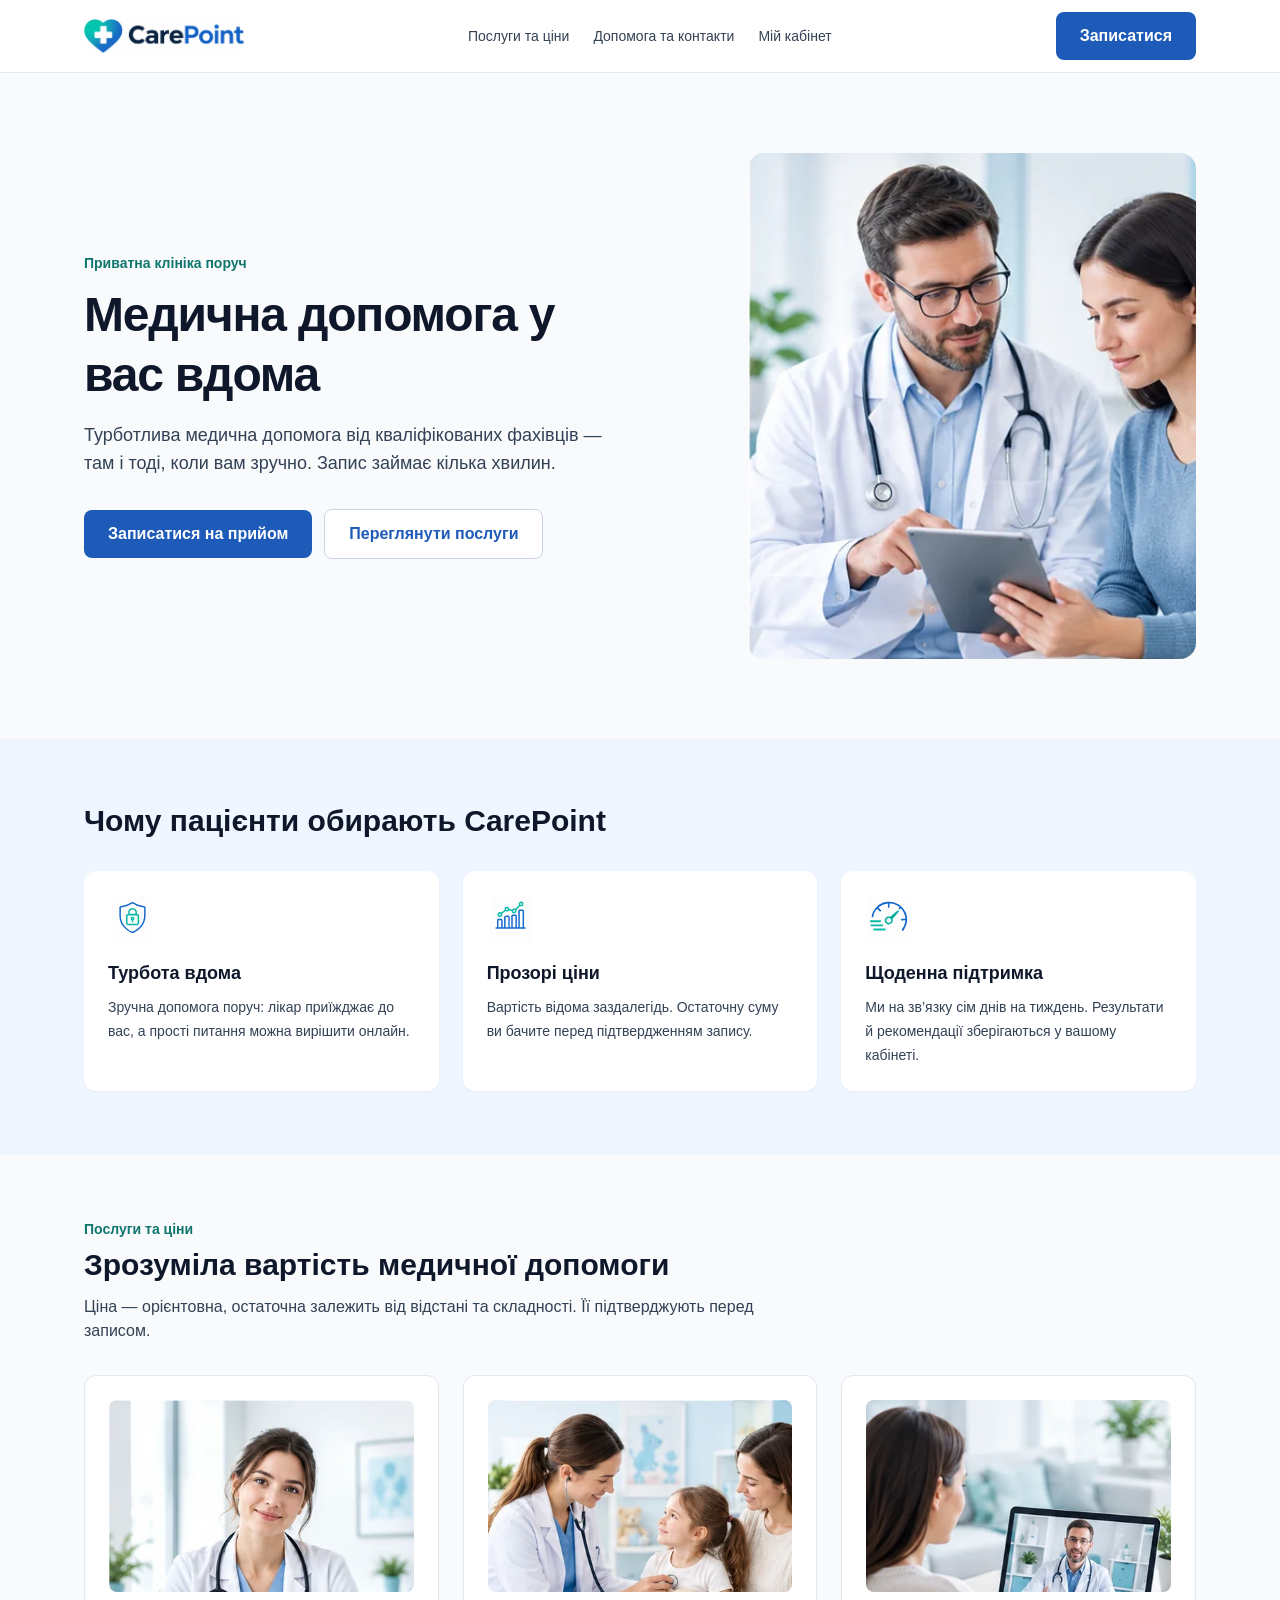
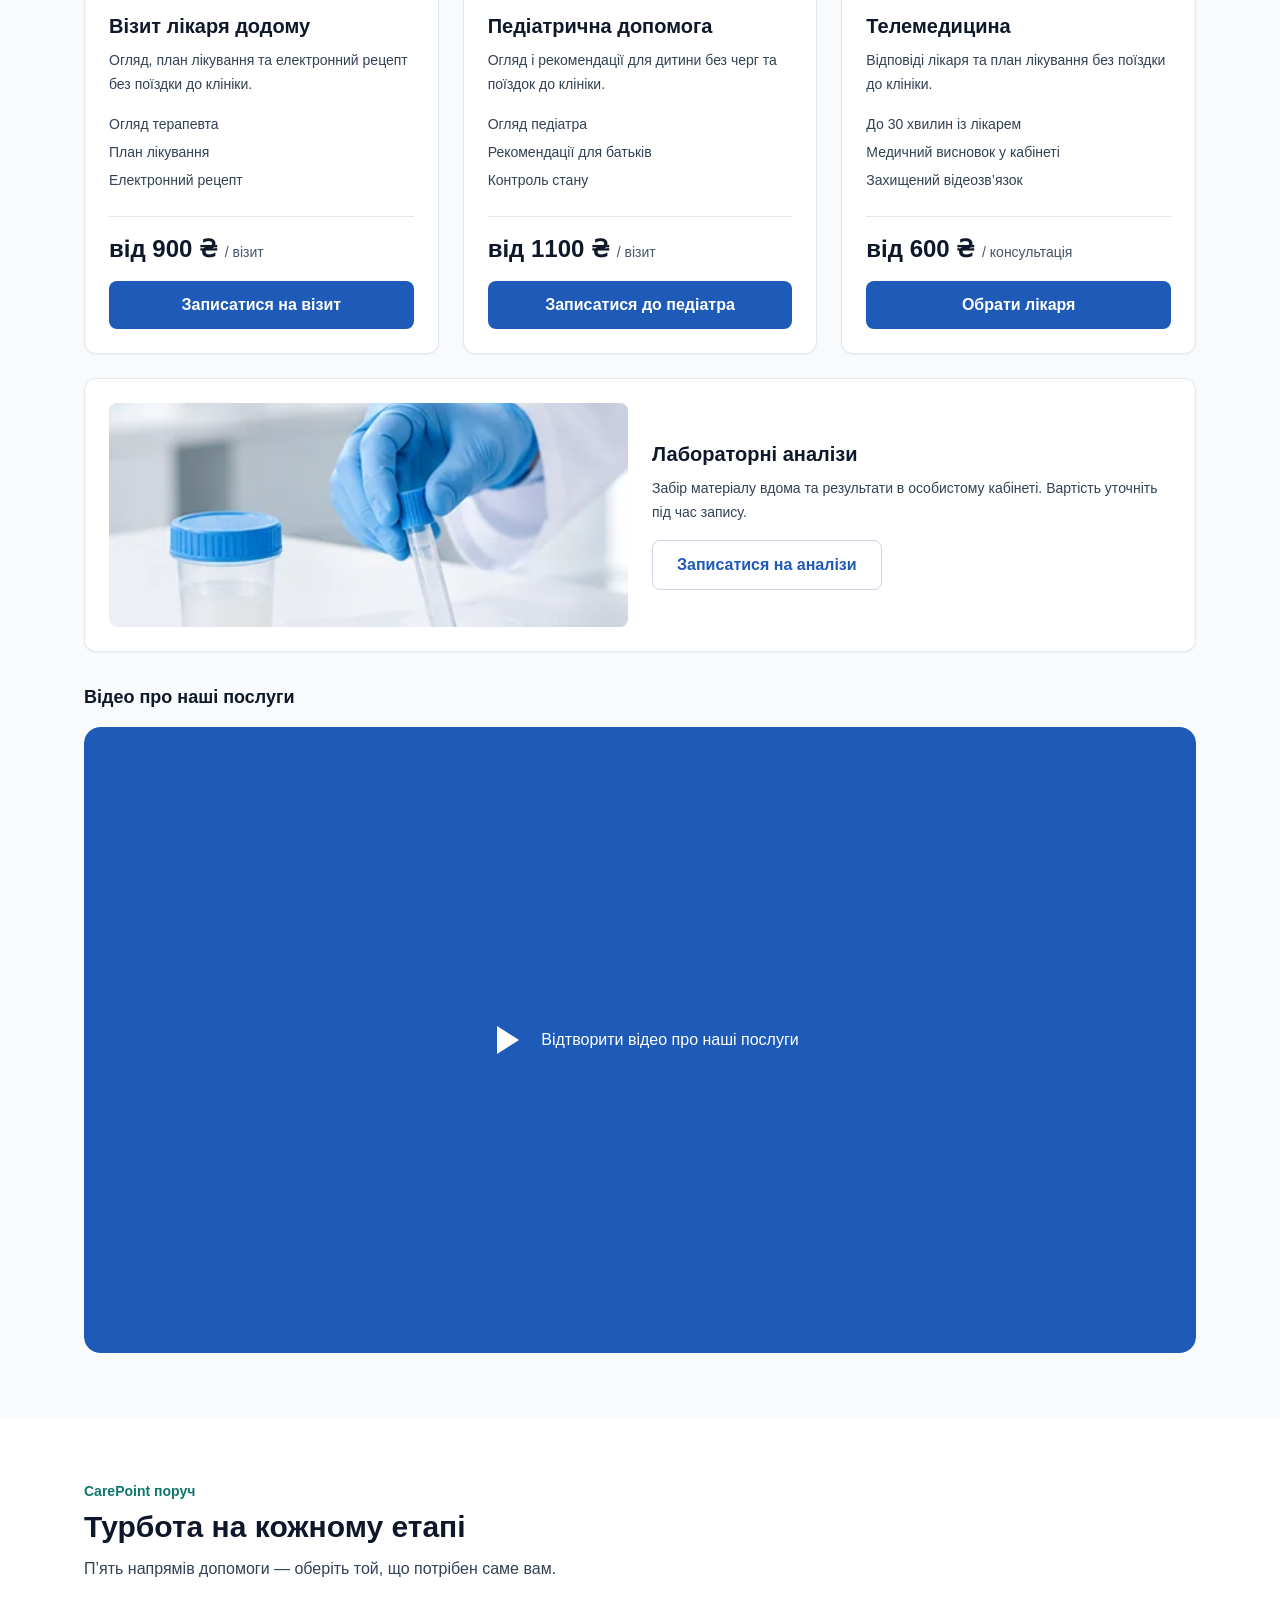
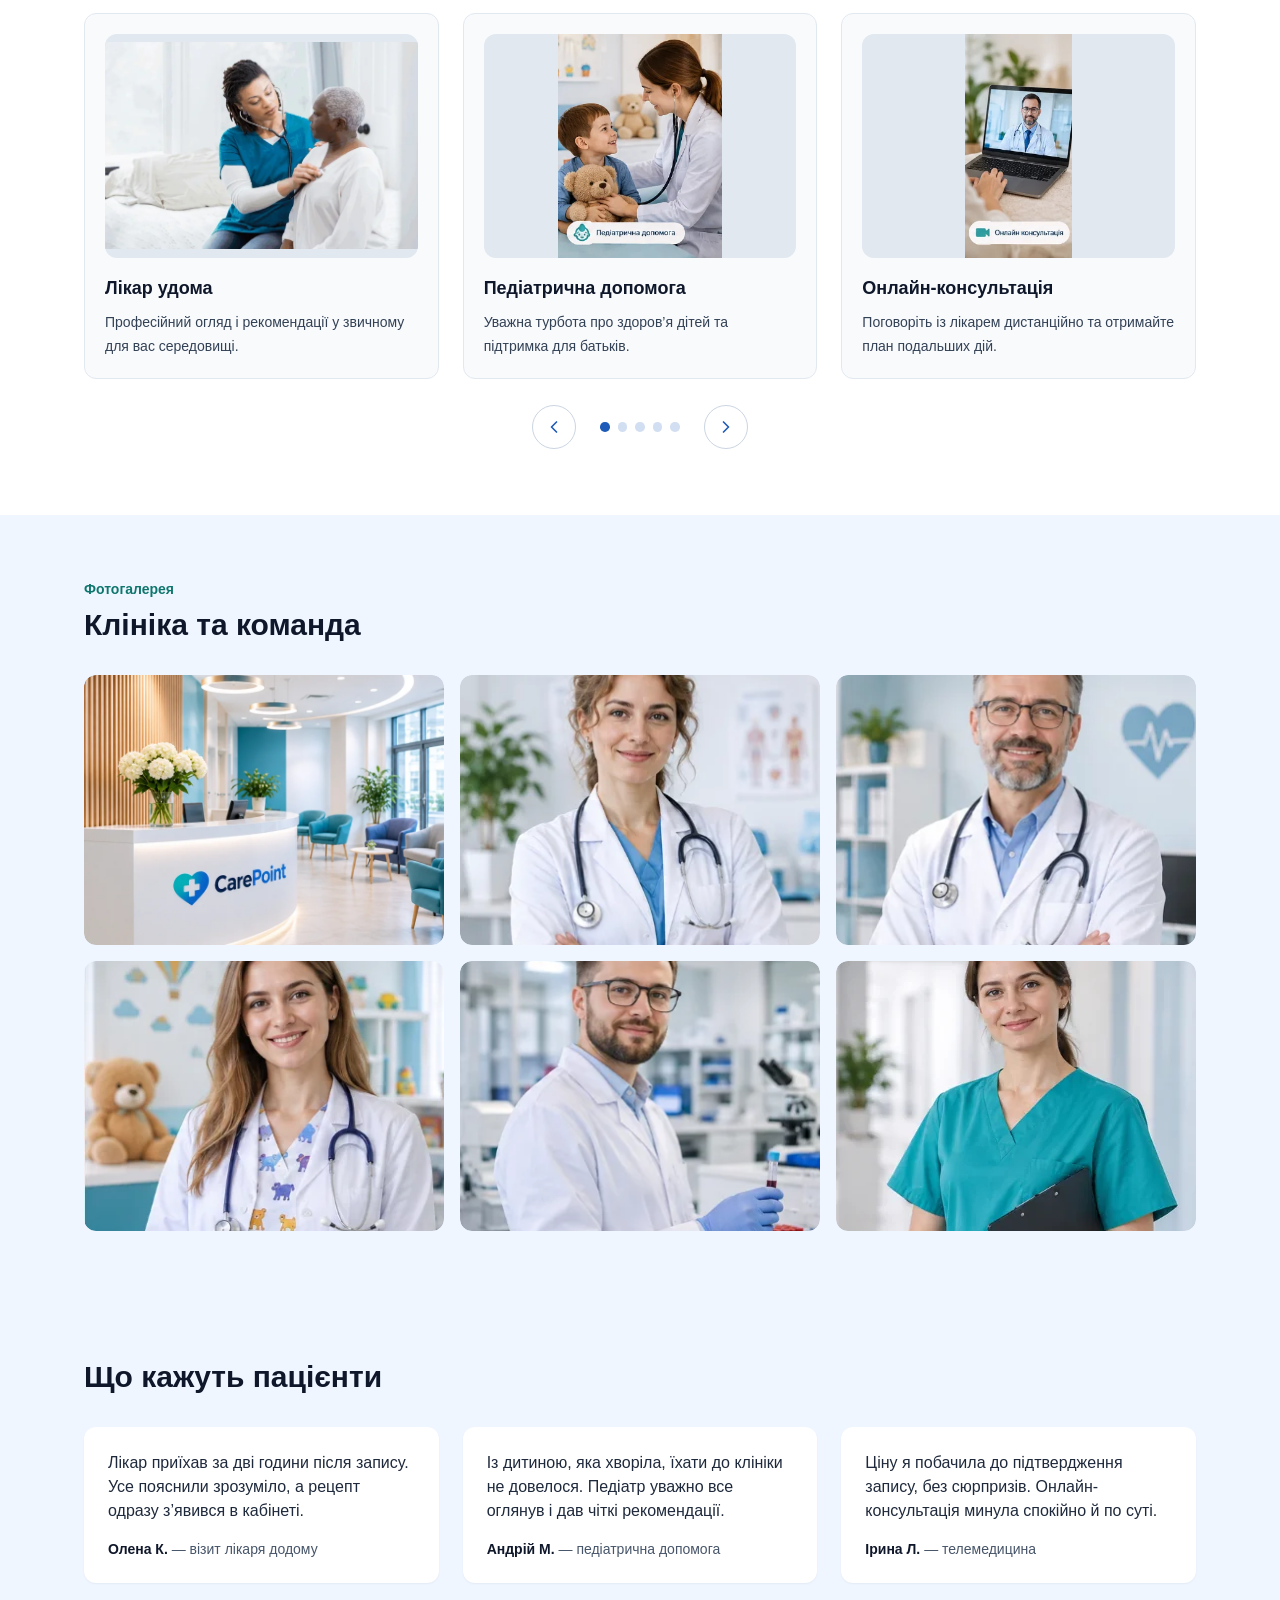
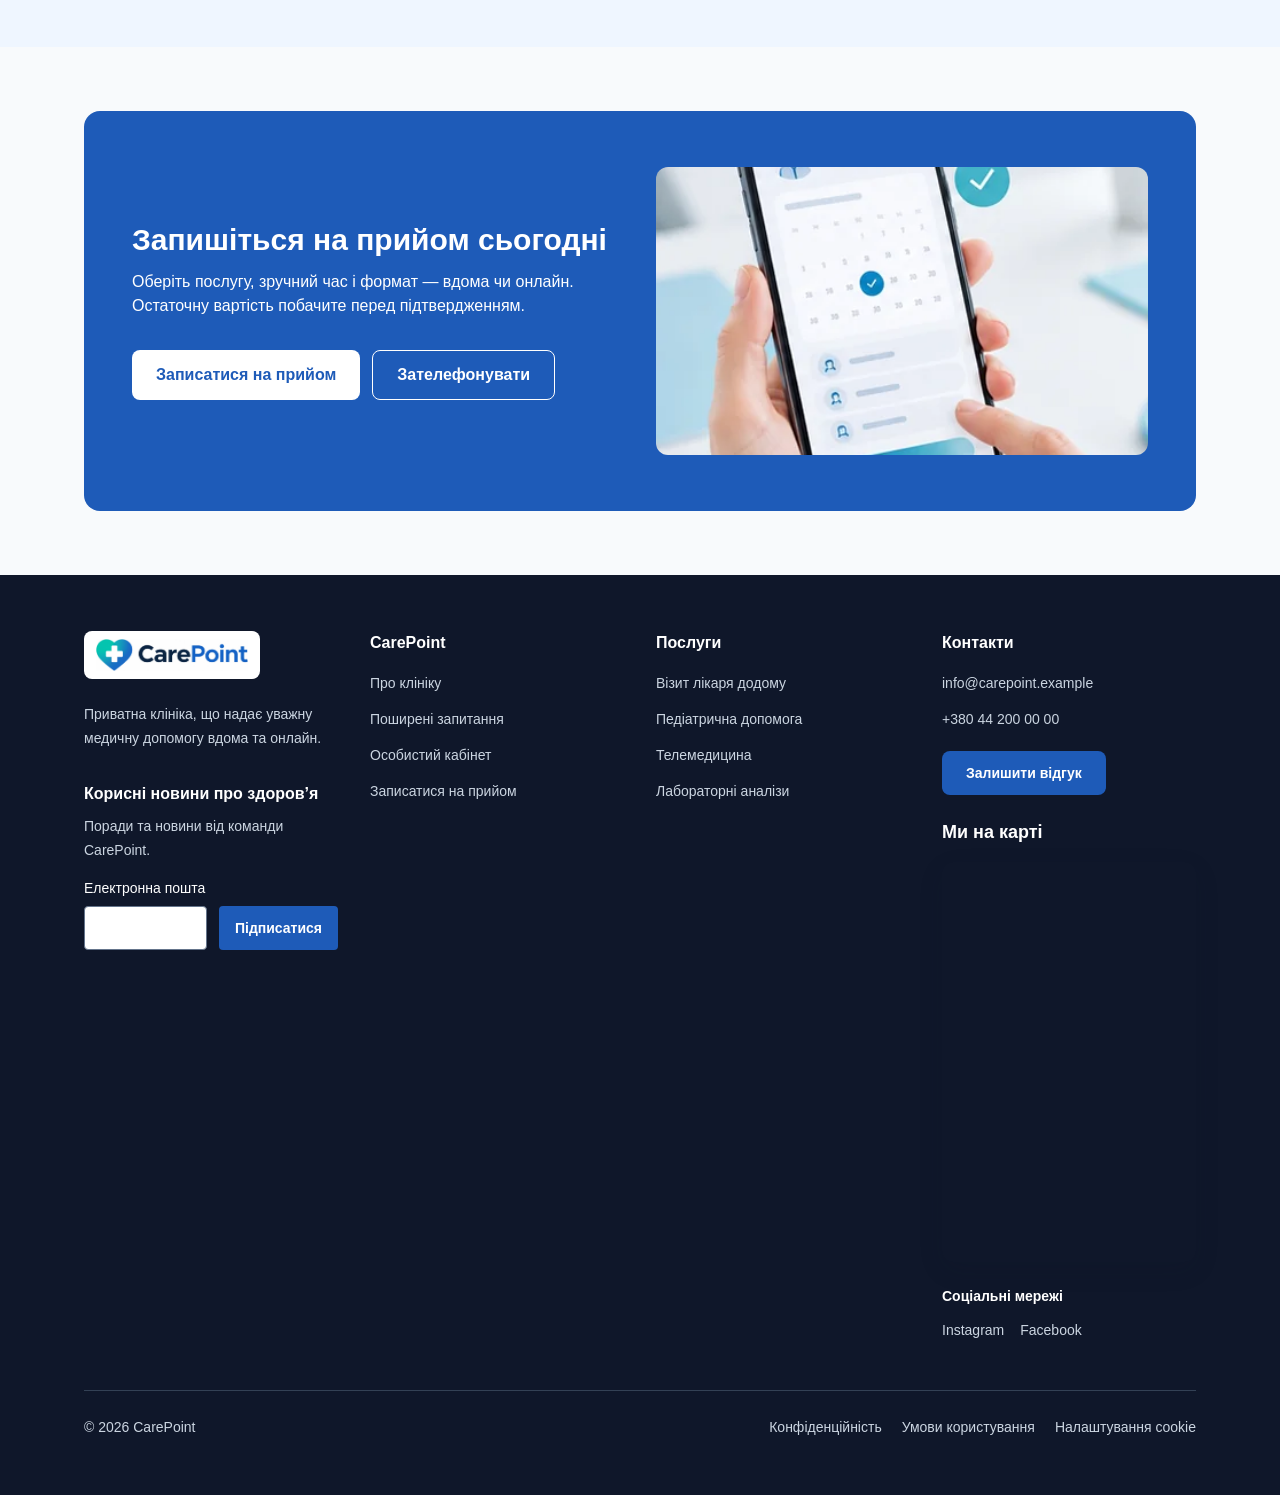
<file: index.html>
<!DOCTYPE html>
<html lang="uk" class="scroll-smooth">
<head>
  <meta charset="UTF-8">
  <meta name="viewport" content="width=device-width, initial-scale=1.0">
  <title>Медичний центр CarePoint — приватна клініка та онлайн-запис до лікаря</title>
  <meta name="description" content="CarePoint: візит лікаря додому, телемедицина та лабораторні аналізи. Прозорі ціни й запис за кілька хвилин.">
  <link rel="preload" href="assets/images/06_doctor_patient.webp" as="image" fetchpriority="high">
  <link rel="preload" href="css/tailwind.css" as="style">
  <link rel="stylesheet" href="css/tailwind.css">
  <link id="deferred-site-styles" rel="preload" href="css/style.css" as="style">
  <noscript><link rel="stylesheet" href="css/style.css"></noscript>
  <script src="main.js" defer></script>
</head>
<body class="bg-slate-50 font-[Inter,sans-serif] text-base leading-6 text-slate-900 antialiased">

  <a class="sr-only focus:not-sr-only focus:absolute focus:left-4 focus:top-4 focus:z-50 focus:rounded-md focus:bg-white focus:px-4 focus:py-2 focus:text-[#1E5BB8]" href="#main-content">Перейти до основного вмісту</a>

  <!-- 1. HEADER (з ЛР №6) -->
  <header class="border-b border-slate-200 bg-white">
    <div class="mx-auto flex max-w-6xl items-center justify-between gap-6 px-5 py-3">
      <a class="shrink-0 rounded-sm focus-visible:outline-none focus-visible:ring-2 focus-visible:ring-[#1E5BB8] focus-visible:ring-offset-2" href="index.html" aria-label="CarePoint — на головну">
        <img class="block h-auto w-40" src="assets/icons/carepoint-logo.webp" width="1310" height="283" alt="">
      </a>
      <nav class="hidden flex-1 items-center justify-center md:flex" aria-label="Головна навігація">
        <ul class="flex flex-wrap items-center justify-center gap-6">
          <li><a class="rounded-sm text-sm font-medium text-slate-700 transition-colors hover:text-[#17489A] focus-visible:outline-none focus-visible:ring-2 focus-visible:ring-[#1E5BB8] focus-visible:ring-offset-2" href="#services">Послуги та ціни</a></li>
          <li><a class="rounded-sm text-sm font-medium text-slate-700 transition-colors hover:text-[#17489A] focus-visible:outline-none focus-visible:ring-2 focus-visible:ring-[#1E5BB8] focus-visible:ring-offset-2" href="#help">Допомога та контакти</a></li>
          <li><a class="rounded-sm text-sm font-medium text-slate-700 transition-colors hover:text-[#17489A] focus-visible:outline-none focus-visible:ring-2 focus-visible:ring-[#1E5BB8] focus-visible:ring-offset-2" href="/account">Мій кабінет</a></li>
        </ul>
      </nav>
      <a class="hidden min-h-11 shrink-0 items-center justify-center rounded-lg bg-[#1E5BB8] px-6 py-3 text-base font-semibold text-white transition-colors hover:bg-[#17489A] active:bg-[#123B7E] focus-visible:outline-none focus-visible:ring-2 focus-visible:ring-[#1E5BB8] focus-visible:ring-offset-2 md:inline-flex" href="widget/index.html">Записатися</a>
      <details class="group relative ml-auto md:hidden">
        <summary class="block cursor-pointer list-none rounded-md p-2 text-slate-800 transition-colors hover:bg-slate-100 focus-visible:outline-none focus-visible:ring-2 focus-visible:ring-[#1E5BB8] focus-visible:ring-offset-2">
          <span class="sr-only">Навігаційне меню</span>
          <svg class="h-6 w-6" viewBox="0 0 24 24" fill="none" stroke="currentColor" stroke-width="2" aria-hidden="true"><path stroke-linecap="round" d="M4 6h16M4 12h16M4 18h16"></path></svg>
        </summary>
        <nav class="absolute right-0 top-full z-50 mt-2 min-w-64 rounded-lg border border-slate-200 bg-white p-3 shadow-lg" aria-label="Мобільна навігація">
          <ul class="flex flex-col gap-1">
            <li><a class="block rounded-md px-3 py-2 text-sm font-medium text-slate-700 hover:bg-slate-100 hover:text-[#17489A] focus-visible:outline-none focus-visible:ring-2 focus-visible:ring-[#1E5BB8]" href="#services">Послуги та ціни</a></li>
            <li><a class="block rounded-md px-3 py-2 text-sm font-medium text-slate-700 hover:bg-slate-100 hover:text-[#17489A] focus-visible:outline-none focus-visible:ring-2 focus-visible:ring-[#1E5BB8]" href="#help">Допомога та контакти</a></li>
            <li><a class="block rounded-md px-3 py-2 text-sm font-medium text-slate-700 hover:bg-slate-100 hover:text-[#17489A] focus-visible:outline-none focus-visible:ring-2 focus-visible:ring-[#1E5BB8]" href="/account">Мій кабінет</a></li>
            <li class="pt-2"><a class="flex min-h-11 items-center justify-center rounded-lg bg-[#1E5BB8] px-6 py-3 text-base font-semibold text-white transition-colors hover:bg-[#17489A] active:bg-[#123B7E] focus-visible:outline-none focus-visible:ring-2 focus-visible:ring-[#1E5BB8] focus-visible:ring-offset-2" href="widget/index.html">Записатися</a></li>
          </ul>
        </nav>
      </details>
    </div>
  </header>

  <main id="main-content">

    <!-- 2. HERO -->
    <section class="bg-slate-50" aria-labelledby="hero-title">
      <div class="mx-auto grid max-w-6xl items-center gap-10 px-5 py-12 md:py-16 lg:grid-cols-2 lg:gap-16 lg:py-20">
        <div class="max-w-xl text-left">
          <p class="text-sm font-semibold text-teal-700"><span id="hero-typed" aria-hidden="true">Приватна клініка поруч</span><span class="sr-only">Приватна клініка поруч</span></p>
          <h1 id="hero-title" class="mt-3 text-4xl font-bold tracking-tight text-slate-900 lg:text-5xl lg:leading-tight">Медична допомога у вас вдома</h1>
          <p class="mt-4 text-base leading-6 text-slate-700 lg:text-lg lg:leading-7">Турботлива медична допомога від кваліфікованих фахівців — там і тоді, коли вам зручно. Запис займає кілька хвилин.</p>
          <div class="mt-8 flex flex-col gap-3 sm:flex-row sm:items-center">
            <a class="inline-flex min-h-11 items-center justify-center rounded-lg bg-[#1E5BB8] px-6 py-3 text-base font-semibold text-white transition-colors hover:bg-[#17489A] active:bg-[#123B7E] focus-visible:outline-none focus-visible:ring-2 focus-visible:ring-[#1E5BB8] focus-visible:ring-offset-2" href="widget/index.html">Записатися на прийом</a>
            <a class="inline-flex min-h-11 items-center justify-center rounded-lg border border-slate-300 bg-white px-6 py-3 text-base font-semibold text-[#1E5BB8] transition-colors hover:bg-blue-50 focus-visible:outline-none focus-visible:ring-2 focus-visible:ring-[#1E5BB8] focus-visible:ring-offset-2" href="#services">Переглянути послуги</a>
          </div>
        </div>
        <img class="h-auto w-full max-w-md justify-self-center rounded-2xl object-cover lg:justify-self-end" src="assets/images/06_doctor_patient.webp" width="417" height="471" alt="Лікар показує пацієнтці дані на планшеті під час консультації" fetchpriority="high">
      </div>
    </section>

    <!-- 3. BENEFITS -->
    <section class="bg-blue-50" aria-labelledby="benefits-title">
      <div class="mx-auto max-w-6xl px-5 py-12 md:py-16">
        <h2 id="benefits-title" class="max-w-2xl text-2xl font-semibold text-slate-900 md:text-3xl">Чому пацієнти обирають CarePoint</h2>
        <ul class="mt-8 grid grid-cols-1 gap-6 md:grid-cols-2 lg:grid-cols-3">
          <li class="rounded-xl bg-white p-6 shadow-sm">
            <img class="mb-4 h-12 w-12 object-contain" src="assets/icons/securityl3.svg" alt="" width="48" height="48" loading="lazy">
            <h3 class="text-lg font-semibold text-slate-900">Турбота вдома</h3>
            <p class="mt-2 text-sm leading-6 text-slate-700">Зручна допомога поруч: лікар приїжджає до вас, а прості питання можна вирішити онлайн.</p>
          </li>
          <li class="rounded-xl bg-white p-6 shadow-sm">
            <img class="mb-4 h-12 w-12 object-contain" src="assets/icons/analyticsl3.svg" alt="" width="48" height="48" loading="lazy">
            <h3 class="text-lg font-semibold text-slate-900">Прозорі ціни</h3>
            <p class="mt-2 text-sm leading-6 text-slate-700">Вартість відома заздалегідь. Остаточну суму ви бачите перед підтвердженням запису.</p>
          </li>
          <li class="rounded-xl bg-white p-6 shadow-sm md:col-span-2 lg:col-span-1">
            <img class="mb-4 h-12 w-12 object-contain" src="assets/icons/speedl3.svg" alt="" width="48" height="48" loading="lazy">
            <h3 class="text-lg font-semibold text-slate-900">Щоденна підтримка</h3>
            <p class="mt-2 text-sm leading-6 text-slate-700">Ми на зв’язку сім днів на тиждень. Результати й рекомендації зберігаються у вашому кабінеті.</p>
          </li>
        </ul>
      </div>
    </section>

    <!-- 4. SERVICES (Card + Grid з ЛР №6) -->
    <section id="services" class="scroll-mt-4" aria-labelledby="services-title">
      <div class="mx-auto max-w-6xl px-5 py-12 md:py-16">
        <p class="text-sm font-semibold text-teal-700">Послуги та ціни</p>
        <h2 id="services-title" class="mt-2 max-w-2xl text-2xl font-semibold text-slate-900 md:text-3xl">Зрозуміла вартість медичної допомоги</h2>
        <p class="mt-3 max-w-2xl text-base leading-6 text-slate-700">Ціна — орієнтовна, остаточна залежить від відстані та складності. Її підтверджують перед записом.</p>

        <ul class="mt-8 grid grid-cols-1 gap-6 sm:grid-cols-2 lg:grid-cols-3">
          <li>
            <article class="flex h-full flex-col rounded-xl border border-slate-200 bg-white p-6 shadow-sm transition-shadow hover:shadow-md focus-within:ring-2 focus-within:ring-[#1E5BB8]">
              <img class="mb-5 h-48 w-full rounded-lg object-cover object-top" src="assets/images/01_general_practitioner.webp" width="440" height="492" alt="Лікарка в білому халаті зі стетоскопом за столом" loading="lazy">
              <h3 class="text-xl font-semibold text-slate-900">Візит лікаря додому</h3>
              <p class="mt-2 text-sm leading-6 text-slate-700">Огляд, план лікування та електронний рецепт без поїздки до клініки.</p>
              <ul class="mb-6 mt-4 flex flex-col gap-1 text-sm leading-6 text-slate-700">
                <li>Огляд терапевта</li><li>План лікування</li><li>Електронний рецепт</li>
              </ul>
              <p class="mt-auto border-t border-slate-200 pt-4 text-2xl font-bold text-slate-900">від 900 ₴ <span class="text-sm font-normal text-slate-600">/ візит</span></p>
              <a class="mt-4 inline-flex min-h-11 items-center justify-center rounded-lg bg-[#1E5BB8] px-6 py-3 text-base font-semibold text-white transition-colors hover:bg-[#17489A] active:bg-[#123B7E] focus-visible:outline-none focus-visible:ring-2 focus-visible:ring-[#1E5BB8] focus-visible:ring-offset-2" href="widget/index.html">Записатися на візит<span class="sr-only"> лікаря додому</span></a>
            </article>
          </li>
          <li>
            <article class="flex h-full flex-col rounded-xl border border-slate-200 bg-white p-6 shadow-sm transition-shadow hover:shadow-md focus-within:ring-2 focus-within:ring-[#1E5BB8]">
              <img class="mb-5 h-48 w-full rounded-lg object-cover object-top" src="assets/images/02_pediatric_visit (1).webp" width="430" height="346" alt="Педіатр слухає дитину стетоскопом, поруч мама" loading="lazy">
              <h3 class="text-xl font-semibold text-slate-900">Педіатрична допомога</h3>
              <p class="mt-2 text-sm leading-6 text-slate-700">Огляд і рекомендації для дитини без черг та поїздок до клініки.</p>
              <ul class="mb-6 mt-4 flex flex-col gap-1 text-sm leading-6 text-slate-700">
                <li>Огляд педіатра</li><li>Рекомендації для батьків</li><li>Контроль стану</li>
              </ul>
              <p class="mt-auto border-t border-slate-200 pt-4 text-2xl font-bold text-slate-900">від 1100 ₴ <span class="text-sm font-normal text-slate-600">/ візит</span></p>
              <a class="mt-4 inline-flex min-h-11 items-center justify-center rounded-lg bg-[#1E5BB8] px-6 py-3 text-base font-semibold text-white transition-colors hover:bg-[#17489A] active:bg-[#123B7E] focus-visible:outline-none focus-visible:ring-2 focus-visible:ring-[#1E5BB8] focus-visible:ring-offset-2" href="widget/index.html">Записатися до педіатра</a>
            </article>
          </li>
          <li class="sm:col-span-2 lg:col-span-1">
            <article class="flex h-full flex-col rounded-xl border border-slate-200 bg-white p-6 shadow-sm transition-shadow hover:shadow-md focus-within:ring-2 focus-within:ring-[#1E5BB8]">
              <img class="mb-5 h-48 w-full rounded-lg object-cover object-top" src="assets/images/04_telemedicine.webp" width="435" height="470" alt="Жінка спілкується з лікарем по відеозв’язку на ноутбуці" loading="lazy">
              <h3 class="text-xl font-semibold text-slate-900">Телемедицина</h3>
              <p class="mt-2 text-sm leading-6 text-slate-700">Відповіді лікаря та план лікування без поїздки до клініки.</p>
              <ul class="mb-6 mt-4 flex flex-col gap-1 text-sm leading-6 text-slate-700">
                <li>До 30 хвилин із лікарем</li><li>Медичний висновок у кабінеті</li><li>Захищений відеозв’язок</li>
              </ul>
              <p class="mt-auto border-t border-slate-200 pt-4 text-2xl font-bold text-slate-900">від 600 ₴ <span class="text-sm font-normal text-slate-600">/ консультація</span></p>
              <a class="mt-4 inline-flex min-h-11 items-center justify-center rounded-lg bg-[#1E5BB8] px-6 py-3 text-base font-semibold text-white transition-colors hover:bg-[#17489A] active:bg-[#123B7E] focus-visible:outline-none focus-visible:ring-2 focus-visible:ring-[#1E5BB8] focus-visible:ring-offset-2" href="widget/index.html">Обрати лікаря</a>
            </article>
          </li>
        </ul>
        <article class="mt-6 grid grid-cols-1 items-center gap-6 rounded-xl border border-slate-200 bg-white p-6 shadow-sm md:grid-cols-2">
          <img class="h-48 w-full rounded-lg object-cover md:h-56" src="assets/images/03_lab_tests.webp" width="411" height="492" alt="Медик у рукавичках готує пробірки для лабораторного аналізу" loading="lazy">
          <div>
            <h3 class="text-xl font-semibold text-slate-900">Лабораторні аналізи</h3>
            <p class="mt-2 text-sm leading-6 text-slate-700">Забір матеріалу вдома та результати в особистому кабінеті. Вартість уточніть під час запису.</p>
            <a class="mt-4 inline-flex min-h-11 items-center justify-center rounded-lg border border-slate-300 bg-white px-6 py-3 text-base font-semibold text-[#1E5BB8] transition-colors hover:bg-blue-50 focus-visible:outline-none focus-visible:ring-2 focus-visible:ring-[#1E5BB8] focus-visible:ring-offset-2" href="widget/index.html">Записатися на аналізи</a>
          </div>
        </article>

        <section class="embedded-media" aria-labelledby="services-video-title">
          <h3 id="services-video-title" class="embedded-media__title">Відео про наші послуги</h3>
          <div class="video-embed">
            <!-- Замініть VIDEO_ID на ідентифікатор потрібного YouTube-відео. -->
            <button class="video-embed__play" type="button" data-youtube-id="-Cyhf7nlvC4" aria-label="Відтворити відео про наші послуги">
              <svg viewBox="0 0 24 24" aria-hidden="true"><path d="M8 5v14l11-7z"></path></svg>
              <span>Відтворити відео про наші послуги</span>
            </button>
          </div>
        </section>
      </div>
    </section>

    <!-- 5. CAREPOINT SLIDER -->
    <section class="bg-white" aria-labelledby="carepoint-slider-title">
      <div class="mx-auto max-w-6xl px-5 py-12 md:py-16">
        <p class="text-sm font-semibold text-teal-700">CarePoint поруч</p>
        <h2 id="carepoint-slider-title" class="mt-2 max-w-2xl text-2xl font-semibold text-slate-900 md:text-3xl">Турбота на кожному етапі</h2>
        <p class="mt-3 max-w-2xl text-base leading-6 text-slate-700">П’ять напрямів допомоги — оберіть той, що потрібен саме вам.</p>

        <section class="carepoint-swiper swiper mt-8" aria-roledescription="карусель" aria-label="Напрями медичної допомоги">
          <div class="swiper-wrapper">
            <article class="swiper-slide carepoint-slide rounded-xl border border-slate-200 bg-slate-50 p-5">
              <img class="carepoint-slide__image" src="assets/images/carHome.webp" width="635" height="421" alt="Лікарка оглядає пацієнтку вдома" loading="lazy">
              <h3 class="mt-4 text-lg font-semibold text-slate-900">Лікар удома</h3>
              <p class="mt-2 text-sm leading-6 text-slate-700">Професійний огляд і рекомендації у звичному для вас середовищі.</p>
            </article>
            <article class="swiper-slide carepoint-slide rounded-xl border border-slate-200 bg-slate-50 p-5">
              <img class="carepoint-slide__image" src="assets/images/carPed.webp" width="265" height="364" alt="Педіатр оглядає дитину" loading="lazy">
              <h3 class="mt-4 text-lg font-semibold text-slate-900">Педіатрична допомога</h3>
              <p class="mt-2 text-sm leading-6 text-slate-700">Уважна турбота про здоров’я дітей та підтримка для батьків.</p>
            </article>
            <article class="swiper-slide carepoint-slide rounded-xl border border-slate-200 bg-slate-50 p-5">
              <img class="carepoint-slide__image" src="assets/images/cerOnl.webp" width="174" height="364" alt="Лікар проводить онлайн-консультацію" loading="lazy">
              <h3 class="mt-4 text-lg font-semibold text-slate-900">Онлайн-консультація</h3>
              <p class="mt-2 text-sm leading-6 text-slate-700">Поговоріть із лікарем дистанційно та отримайте план подальших дій.</p>
            </article>
            <article class="swiper-slide carepoint-slide rounded-xl border border-slate-200 bg-slate-50 p-5">
              <img class="carepoint-slide__image" src="assets/images/carLab.webp" width="182" height="365" alt="Фахівчиня готує лабораторний аналіз" loading="lazy">
              <h3 class="mt-4 text-lg font-semibold text-slate-900">Лабораторні аналізи</h3>
              <p class="mt-2 text-sm leading-6 text-slate-700">Забір аналізів удома та доступ до результатів у вашому кабінеті.</p>
            </article>
            <article class="swiper-slide carepoint-slide rounded-xl border border-slate-200 bg-slate-50 p-5">
              <img class="carepoint-slide__image" src="assets/images/carSup.webp" width="181" height="367" alt="Фахівчиня служби підтримки CarePoint" loading="lazy">
              <h3 class="mt-4 text-lg font-semibold text-slate-900">Підтримка пацієнтів</h3>
              <p class="mt-2 text-sm leading-6 text-slate-700">Допоможемо зорієнтуватися в послугах і спланувати наступний крок.</p>
            </article>
          </div>
          <div class="carepoint-slider-controls">
            <button class="carepoint-swiper__prev" type="button" aria-label="Попередній слайд">
              <svg viewBox="0 0 24 24" aria-hidden="true"><path d="m15 18-6-6 6-6"></path></svg>
            </button>
            <div class="carepoint-swiper__pagination" role="group" aria-label="Пагінація слайдера"></div>
            <button class="carepoint-swiper__next" type="button" aria-label="Наступний слайд">
              <svg viewBox="0 0 24 24" aria-hidden="true"><path d="m9 18 6-6-6-6"></path></svg>
            </button>
          </div>
        </section>
      </div>
    </section>

    <!-- 6. FANCYBOX GALLERY: замініть href на шлях до власного фото -->
    <section class="bg-blue-50" aria-labelledby="carepoint-gallery-title">
      <div class="mx-auto max-w-6xl px-5 py-12 md:py-16">
        <p class="text-sm font-semibold text-teal-700">Фотогалерея</p>
        <h2 id="carepoint-gallery-title" class="mt-2 max-w-2xl text-2xl font-semibold text-slate-900 md:text-3xl">Клініка та команда</h2>
        <div class="carepoint-gallery mt-8">
          <a class="carepoint-gallery__item" href="assets/images/interior.png" data-fancybox="carepoint-gallery" data-caption="Інтер’єр медичного центру CarePoint" aria-label="Інтер’єр медичного центру CarePoint">
            <img class="carepoint-gallery__image" src="assets/images/interior.webp" width="768" height="738" alt="Інтер’єр медичного центру CarePoint" loading="lazy">
          </a>
          <a class="carepoint-gallery__item" href="assets/images/staff1.png" data-fancybox="carepoint-gallery" data-caption="Терапевт — проводить загальну діагностику, лікує поширені захворювання та допомагає підтримувати здоров’я." aria-label="Терапевт — проводить загальну діагностику, лікує поширені захворювання та допомагає підтримувати здоров’я.">
            <img class="carepoint-gallery__image" src="assets/images/staff1.webp" width="362" height="363" alt="Лікарка CarePoint" loading="lazy">
          </a>
          <a class="carepoint-gallery__item" href="assets/images/staff2.png" data-fancybox="carepoint-gallery" data-caption="Кардіолог — діагностує та лікує захворювання серця і серцево-судинної системи." aria-label="Кардіолог — діагностує та лікує захворювання серця і серцево-судинної системи.">
            <img class="carepoint-gallery__image" src="assets/images/staff2.webp" width="359" height="364" alt="Лікар CarePoint" loading="lazy">
          </a>
          <a class="carepoint-gallery__item" href="assets/images/staff3.png" data-fancybox="carepoint-gallery" data-caption="Педіатр — піклується про здоров’я дітей, проводить огляди та лікує дитячі захворювання." aria-label="Педіатр — піклується про здоров’я дітей, проводить огляди та лікує дитячі захворювання.">
            <img class="carepoint-gallery__image" src="assets/images/staff3.webp" width="367" height="365" alt="Педіатр CarePoint" loading="lazy">
          </a>
          <a class="carepoint-gallery__item" href="assets/images/staff4.png" data-fancybox="carepoint-gallery" data-caption="Лікар лабораторної діагностики — проводить і контролює лабораторні дослідження для точної діагностики." aria-label="Лікар лабораторної діагностики — проводить і контролює лабораторні дослідження для точної діагностики.">
            <img class="carepoint-gallery__image" src="assets/images/staff4.webp" width="359" height="360" alt="Лікар лабораторної діагностики CarePoint" loading="lazy">
          </a>
          <a class="carepoint-gallery__item" href="assets/images/staff5.png" data-fancybox="carepoint-gallery" data-caption="Медична сестра — допомагає лікарям, проводить медичні процедури та піклується про комфорт пацієнтів." aria-label="Медична сестра — допомагає лікарям, проводить медичні процедури та піклується про комфорт пацієнтів.">
            <img class="carepoint-gallery__image" src="assets/images/staff5.webp" width="360" height="363" alt="Фахівчиня CarePoint" loading="lazy">
          </a>
        </div>
      </div>
    </section>

    <!-- 7. TESTIMONIALS -->
    <section class="bg-blue-50" aria-labelledby="reviews-title">
      <div class="mx-auto max-w-6xl px-5 py-12 md:py-16">
        <h2 id="reviews-title" class="max-w-2xl text-2xl font-semibold text-slate-900 md:text-3xl">Що кажуть пацієнти</h2>
        <ul class="mt-8 grid grid-cols-1 gap-6 md:grid-cols-2 lg:grid-cols-3">
          <li>
            <figure class="flex h-full flex-col rounded-xl bg-white p-6 shadow-sm">
              <blockquote class="flex-1 text-base leading-6 text-slate-800"><p>Лікар приїхав за дві години після запису. Усе пояснили зрозуміло, а рецепт одразу з’явився в кабінеті.</p></blockquote>
              <figcaption class="mt-4 text-sm"><span class="font-semibold text-slate-900">Олена К.</span> <span class="text-slate-600">— візит лікаря додому</span></figcaption>
            </figure>
          </li>
          <li>
            <figure class="flex h-full flex-col rounded-xl bg-white p-6 shadow-sm">
              <blockquote class="flex-1 text-base leading-6 text-slate-800"><p>Із дитиною, яка хворіла, їхати до клініки не довелося. Педіатр уважно все оглянув і дав чіткі рекомендації.</p></blockquote>
              <figcaption class="mt-4 text-sm"><span class="font-semibold text-slate-900">Андрій М.</span> <span class="text-slate-600">— педіатрична допомога</span></figcaption>
            </figure>
          </li>
          <li class="md:col-span-2 lg:col-span-1">
            <figure class="flex h-full flex-col rounded-xl bg-white p-6 shadow-sm">
              <blockquote class="flex-1 text-base leading-6 text-slate-800"><p>Ціну я побачила до підтвердження запису, без сюрпризів. Онлайн-консультація минула спокійно й по суті.</p></blockquote>
              <figcaption class="mt-4 text-sm"><span class="font-semibold text-slate-900">Ірина Л.</span> <span class="text-slate-600">— телемедицина</span></figcaption>
            </figure>
          </li>
        </ul>
      </div>
    </section>

    <!-- 8. CTA -->
    <section id="booking" class="scroll-mt-4" aria-labelledby="cta-title">
      <div class="mx-auto max-w-6xl px-5 py-12 md:py-16">
        <div class="rounded-2xl bg-[#1E5BB8] px-6 py-10 text-white md:px-12 md:py-14">
          <div class="grid items-center gap-8 lg:grid-cols-2">
          <div>
          <div class="max-w-2xl text-left">
            <h2 id="cta-title" class="text-2xl font-semibold md:text-3xl">Запишіться на прийом сьогодні</h2>
            <p class="mt-3 text-base leading-6 text-white">Оберіть послугу, зручний час і формат — вдома чи онлайн. Остаточну вартість побачите перед підтвердженням.</p>
          </div>
          <div class="mt-8 flex flex-col gap-3 sm:flex-row">
            <a class="inline-flex min-h-11 items-center justify-center rounded-lg bg-white px-6 py-3 text-base font-semibold text-[#1E5BB8] transition-colors hover:bg-blue-50 active:bg-slate-200 focus-visible:outline-none focus-visible:ring-2 focus-visible:ring-white focus-visible:ring-offset-2 focus-visible:ring-offset-[#1E5BB8]" href="widget/index.html">Записатися на прийом</a>
            <a class="inline-flex min-h-11 items-center justify-center rounded-lg border border-white px-6 py-3 text-base font-semibold text-white transition-colors hover:bg-[#17489A] focus-visible:outline-none focus-visible:ring-2 focus-visible:ring-white focus-visible:ring-offset-2 focus-visible:ring-offset-[#1E5BB8]" href="tel:+380442000000">Зателефонувати</a>
          </div>
          </div>
          <img class="h-56 w-full rounded-xl object-cover lg:h-72" src="assets/images/05_online_booking.webp" width="429" height="472" alt="Запис на прийом через смартфон: календар і вибір лікаря" loading="lazy">
          </div>
        </div>
      </div>
    </section>

  </main>

  <!-- 9. FOOTER (з ЛР №6) -->
  <footer id="help" class="bg-slate-900 text-white">
    <div class="mx-auto max-w-6xl px-5 py-14">
      <div class="grid grid-cols-1 gap-x-8 gap-y-10 md:grid-cols-2 lg:grid-cols-4">
        <section aria-label="Про клініку CarePoint">
          <a class="inline-flex rounded-sm focus-visible:outline-none focus-visible:ring-2 focus-visible:ring-emerald-400 focus-visible:ring-offset-2 focus-visible:ring-offset-slate-900" href="index.html" aria-label="CarePoint — на головну">
            <img class="block h-auto w-44 rounded-lg bg-white px-3 py-2" src="assets/icons/carepoint-logo.webp" width="1310" height="283" alt="">
          </a>
          <p class="mt-4 max-w-sm text-sm leading-6 text-slate-300">Приватна клініка, що надає уважну медичну допомогу вдома та онлайн.</p>
          <div class="mt-8">
            <h2 class="text-base font-semibold leading-6">Корисні новини про здоров’я</h2>
            <p class="mt-2 text-sm leading-6 text-slate-300">Поради та новини від команди CarePoint.</p>
            <form class="mt-4" action="/subscribe" method="post">
              <label class="mb-2 block text-sm font-medium" for="email">Електронна пошта</label>
              <div class="flex flex-col gap-3 sm:flex-row">
                <input class="min-h-11 min-w-0 flex-1 rounded border border-slate-500 bg-white px-3 py-2 text-sm text-slate-900 placeholder:text-slate-500 focus-visible:outline-none focus-visible:ring-2 focus-visible:ring-emerald-400 focus-visible:ring-offset-2 focus-visible:ring-offset-slate-900" id="email" name="email" type="email" autocomplete="email" required>
                <button class="min-h-11 rounded bg-[#1E5BB8] px-4 py-2 text-sm font-semibold text-white transition-colors hover:bg-[#17489A] active:bg-[#123B7E] focus-visible:outline-none focus-visible:ring-2 focus-visible:ring-emerald-400 focus-visible:ring-offset-2 focus-visible:ring-offset-slate-900" type="submit">Підписатися</button>
              </div>
            </form>
          </div>
        </section>
        <nav aria-label="Додаткова навігація">
          <h2 class="text-base font-semibold leading-6">CarePoint</h2>
          <ul class="mt-4 flex flex-col gap-3 text-sm leading-6 text-slate-300">
            <li><a class="rounded-sm transition-colors hover:text-white focus-visible:outline-none focus-visible:ring-2 focus-visible:ring-emerald-400" href="#main-content">Про клініку</a></li>
            <li><a class="rounded-sm transition-colors hover:text-white focus-visible:outline-none focus-visible:ring-2 focus-visible:ring-emerald-400" href="#help">Поширені запитання</a></li>
            <li><a class="rounded-sm transition-colors hover:text-white focus-visible:outline-none focus-visible:ring-2 focus-visible:ring-emerald-400" href="/account">Особистий кабінет</a></li>
            <li><a class="rounded-sm transition-colors hover:text-white focus-visible:outline-none focus-visible:ring-2 focus-visible:ring-emerald-400" href="widget/index.html">Записатися на прийом</a></li>
          </ul>
        </nav>
        <nav aria-label="Послуги CarePoint">
          <h2 class="text-base font-semibold leading-6">Послуги</h2>
          <ul class="mt-4 flex flex-col gap-3 text-sm leading-6 text-slate-300">
            <li><a class="rounded-sm transition-colors hover:text-white focus-visible:outline-none focus-visible:ring-2 focus-visible:ring-emerald-400" href="#services">Візит лікаря додому</a></li>
            <li><a class="rounded-sm transition-colors hover:text-white focus-visible:outline-none focus-visible:ring-2 focus-visible:ring-emerald-400" href="#services">Педіатрична допомога</a></li>
            <li><a class="rounded-sm transition-colors hover:text-white focus-visible:outline-none focus-visible:ring-2 focus-visible:ring-emerald-400" href="#services">Телемедицина</a></li>
            <li><a class="rounded-sm transition-colors hover:text-white focus-visible:outline-none focus-visible:ring-2 focus-visible:ring-emerald-400" href="#services">Лабораторні аналізи</a></li>
          </ul>
        </nav>
        <section aria-labelledby="footer-contact-title">
          <h2 class="text-base font-semibold leading-6" id="footer-contact-title">Контакти</h2>
          <address class="mt-4 flex flex-col gap-3 text-sm not-italic leading-6 text-slate-300">
            <a class="rounded-sm transition-colors hover:text-white focus-visible:outline-none focus-visible:ring-2 focus-visible:ring-emerald-400" href="mailto:info@carepoint.example">info@carepoint.example</a>
            <a class="rounded-sm transition-colors hover:text-white focus-visible:outline-none focus-visible:ring-2 focus-visible:ring-emerald-400" href="tel:+380442000000">+380&nbsp;44&nbsp;200&nbsp;00&nbsp;00</a>
          </address>
          <a
              href="feedback-form/index.html"
              class="mt-5 inline-flex min-h-11 w-full items-center justify-center rounded-lg bg-[#1E5BB8] px-6 py-3 text-sm font-semibold text-white transition-colors hover:bg-[#17489A] active:bg-[#123B7E] focus-visible:outline-none focus-visible:ring-2 focus-visible:ring-emerald-400 focus-visible:ring-offset-2 focus-visible:ring-offset-slate-900 sm:w-auto"
          >
              Залишити відгук
          </a>
          <div class="contact-map">
            <h3 class="contact-map__title">Ми на карті</h3>
            <div class="map-embed">
              <iframe src="https://www.google.com/maps/embed?pb=!1m18!1m12!1m3!1d2102.5431069340384!2d24.034443523165073!3d49.83070287677375!2m3!1f0!2f0!3f0!3m2!1i1024!2i768!4f13.1!3m3!1m2!1s0x473add5d80ceb54b%3A0x3b0eee0b0b3da5cc!2z0LLRg9C70LjRhtGPINCQ0YDRhdC40L_QtdC90LrQsCwgNiwg0JvRjNCy0ZbQsiwg0JvRjNCy0ZbQstGB0YzQutCwINC-0LHQu9Cw0YHRgtGMLCA3OTAwMA!5e0!3m2!1suk!2sua!4v1793382199112!5m2!1suk!2sua" width="400" height="300" title="Карта розташування медичного центру CarePoint" allowfullscreen="" loading="lazy" referrerpolicy="strict-origin-when-cross-origin"></iframe>
            </div>
          </div>
          <h3 class="mt-6 text-sm font-semibold leading-5">Соціальні мережі</h3>
          <ul class="mt-3 flex flex-wrap gap-4 text-sm leading-6 text-slate-300">
            <li><a class="rounded-sm transition-colors hover:text-white focus-visible:outline-none focus-visible:ring-2 focus-visible:ring-emerald-400" href="https://www.instagram.com/" aria-label="CarePoint в Instagram">Instagram</a></li>
            <li><a class="rounded-sm transition-colors hover:text-white focus-visible:outline-none focus-visible:ring-2 focus-visible:ring-emerald-400" href="https://www.facebook.com/" aria-label="CarePoint у Facebook">Facebook</a></li>
          </ul>
        </section>
      </div>
      <div class="mt-12 flex flex-col gap-4 border-t border-slate-700 pt-6 text-sm leading-6 text-slate-300 sm:flex-row sm:items-center sm:justify-between">
        <p>© 2026 CarePoint</p>
        <nav aria-label="Юридична інформація">
          <ul class="flex flex-wrap gap-x-5 gap-y-2">
            <li><a class="rounded-sm transition-colors hover:text-white focus-visible:outline-none focus-visible:ring-2 focus-visible:ring-emerald-400" href="/privacy">Конфіденційність</a></li>
            <li><a class="rounded-sm transition-colors hover:text-white focus-visible:outline-none focus-visible:ring-2 focus-visible:ring-emerald-400" href="/terms">Умови користування</a></li>
            <li><a class="rounded-sm transition-colors hover:text-white focus-visible:outline-none focus-visible:ring-2 focus-visible:ring-emerald-400" href="/cookie-settings">Налаштування cookie</a></li>
          </ul>
        </nav>
      </div>
    </div>
  </footer>

</body>
</html>
</file>
<file: css/style.css>
:root {
  --video-max-width: 960px;
  --video-radius: 16px;

  --embed-spacing: 1.5rem;
  --map-radius: 12px;
  --map-shadow: 0 8px 24px rgb(15 23 42 / 12%);
}


.embedded-media {
  margin-top: 2rem;
  width: 100%;
}

.embedded-media__title,
.contact-map__title {
  margin: 0 0 1rem;
  font-size: 1.125rem;
  font-weight: 600;
  line-height: 1.5;
}

.video-embed {
  position: relative;
  width: 100%;
  max-width: none;
  aspect-ratio: 16 / 9;
  overflow: hidden;
  border-radius: var(--video-radius);
}

.video-embed iframe {
  display: block;
  width: 100%;
  height: 100%;
  border: 0;
}

.video-embed__play {
  display: flex;
  width: 100%;
  height: 100%;
  align-items: center;
  justify-content: center;
  gap: 0.75rem;
  border: 0;
  border-radius: inherit;
  background: #1e5bb8;
  color: white;
  cursor: pointer;
  font: inherit;
}

.video-embed__play:hover {
  background: #17489a;
}

.video-embed__play:focus-visible {
  outline: 3px solid #1e5bb8;
  outline-offset: 3px;
}

.video-embed__play svg {
  width: 3rem;
  height: 3rem;
  fill: currentColor;
}

.contact-map {
  margin-top: var(--embed-spacing);
  width: 100%;
}

.map-embed {
  position: relative;
  width: 100%;
  height: 400px;
  overflow: hidden;
  border-radius: var(--map-radius);
  box-shadow: var(--map-shadow);
  pointer-events: auto;
}

.map-embed iframe {
  display: block;
  width: 100%;
  height: 100%;
  border: 0;
  pointer-events: auto;
}

.carepoint-swiper {
  padding-bottom: 0.25rem;
}

.carepoint-slide {
  height: auto;
}

.carepoint-slide__image {
  display: block;
  width: 100%;
  height: 14rem;
  border-radius: 0.75rem;
  background: #e2e8f0;
  object-fit: contain;
}

.carepoint-gallery__image {
  display: block;
  width: 100%;
  aspect-ratio: 4 / 3;
  overflow: hidden;
  border-radius: 0.75rem;
  object-fit: cover;
  transition: transform 200ms ease, box-shadow 200ms ease;
}

.carepoint-slider-controls {
  display: flex;
  min-height: 3rem;
  align-items: center;
  justify-content: center;
  gap: 1.25rem;
  margin-top: 1.5rem;
}

.carepoint-slider-controls button {
  display: inline-flex;
  width: 2.75rem;
  height: 2.75rem;
  align-items: center;
  justify-content: center;
  border: 1px solid #cbd5e1;
  border-radius: 9999px;
  background: white;
  color: #1e5bb8;
  cursor: pointer;
  transition: background-color 150ms ease, color 150ms ease;
}

.carepoint-slider-controls button:hover {
  background: #1e5bb8;
  color: white;
}

.carepoint-slider-controls button:focus-visible,
.carepoint-gallery__item:focus-visible {
  outline: 2px solid #1e5bb8;
  outline-offset: 3px;
}

.carepoint-slider-controls button svg {
  width: 1.25rem;
  height: 1.25rem;
  fill: none;
  stroke: currentColor;
  stroke-linecap: round;
  stroke-linejoin: round;
  stroke-width: 2;
}

.carepoint-swiper__pagination {
  position: static;
  width: auto !important;
}

.carepoint-swiper__pagination .swiper-pagination-bullet {
  width: 0.6rem;
  height: 0.6rem;
  background: #1e5bb8;
}

.carepoint-gallery {
  display: grid;
  grid-template-columns: repeat(1, minmax(0, 1fr));
  gap: 1rem;
}

.carepoint-gallery__item {
  display: block;
  overflow: hidden;
  border-radius: 0.75rem;
}

.carepoint-gallery__item:hover .carepoint-gallery__image {
  transform: scale(1.025);
  box-shadow: 0 8px 24px rgb(15 23 42 / 12%);
}

.typed-cursor {
  color: #0f766e;
}

@media (min-width: 640px) {
  .carepoint-gallery {
    grid-template-columns: repeat(2, minmax(0, 1fr));
  }
}

@media (min-width: 1024px) {
  .carepoint-gallery {
    grid-template-columns: repeat(3, minmax(0, 1fr));
  }
}

@media (max-width: 640px) {
  :root {
    --embed-spacing: 1.25rem;
    --map-radius: 10px;
  }

  .video-embed {
    width: 100%;
    max-width: 100%;
  }

  .map-embed {
    width: 100%;
    height: 300px;
  }

}

@media (prefers-reduced-motion: reduce) {
  .carepoint-slider-controls button,
  .carepoint-gallery__image {
    transition: none;
  }
}
</file>
